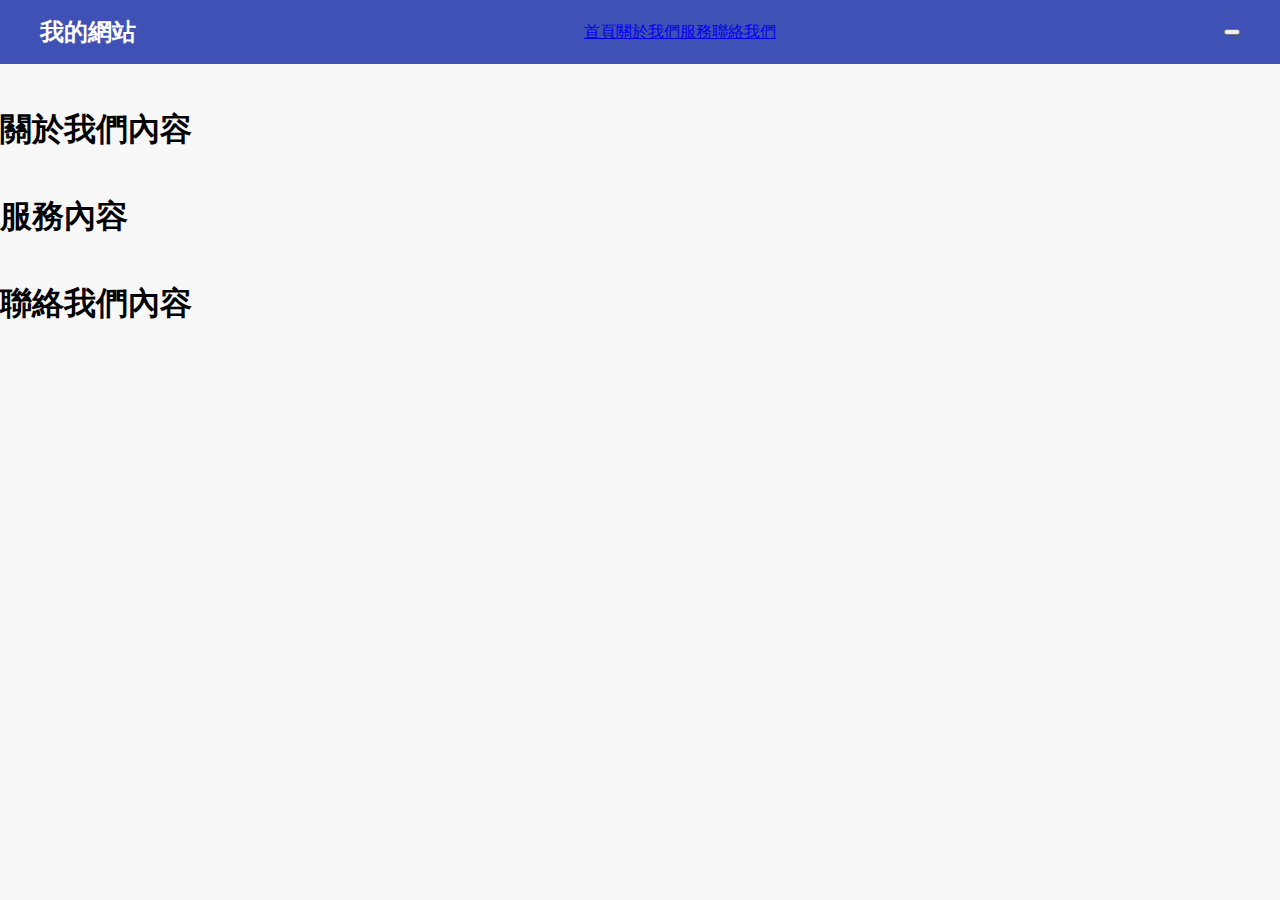
<file: zhiyu0415.html>
<!DOCTYPE html>
<html>
<head>
  <title>導覽列範例</title>
  <link rel="stylesheet" href="style.css">
</head>
<body>
  <nav class="navbar">
    <div class="container">
      <a href="#" class="logo">我的網站</a>
      <ul class="nav-links">
        <li><a href="#home">首頁</a></li>
        <li><a href="#about">關於我們</a></li>
        <li><a href="#services">服務</a></li>
        <li><a href="#contact">聯絡我們</a></li>
      </ul>
      <button class="hamburger" type="button">
        <span class="bar"></span>
        <span class="bar"></span>
        <span class="bar"></span>
      </button>
    </div>
  </nav>

  <div id="home">
    <h1>首頁內容</h1>
  </div>

  <div id="about">
    <h1>關於我們內容</h1>
  </div>

  <div id="services">
    <h1>服務內容</h1>
  </div>

  <div id="contact">
    <h1>聯絡我們內容</h1>
  </div>

  <script src="script.js"></script>
</body>
</html>
</file>
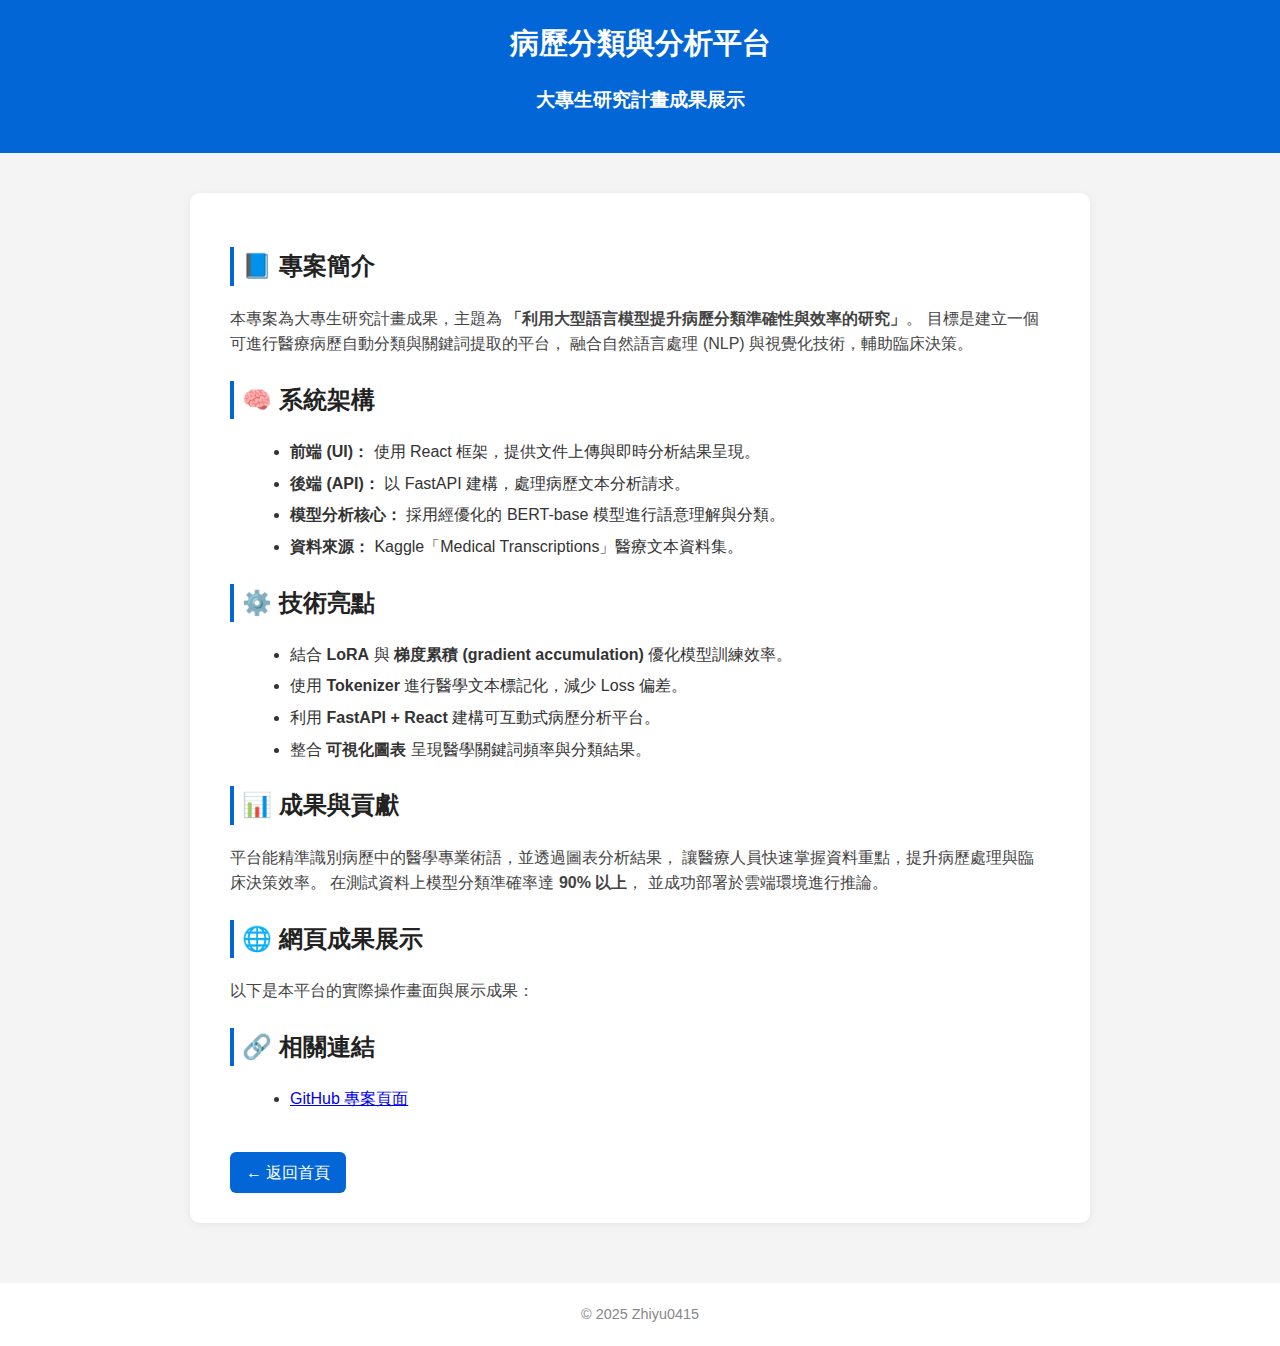
<file: projects/medical_platform.html>
<!DOCTYPE html>
<html lang="zh-Hant">
<head>
  <meta charset="UTF-8">
  <meta name="viewport" content="width=device-width, initial-scale=1.0">
  <title>病歷分類與分析平台 | Zhiyu0415 的作品集</title>
  <link rel="stylesheet" href="style.css">
</head>
<body>
  <header class="site-header">
    <div class="header-inner">
      <h1>病歷分類與分析平台</h1>
      <h3>大專生研究計畫成果展示</h3>
    </div>
  </header>

  <main>
    <section>
      <h2>📘 專案簡介</h2>
      <p>
        本專案為大專生研究計畫成果，主題為
        <strong>「利用大型語言模型提升病歷分類準確性與效率的研究」</strong>。
        目標是建立一個可進行醫療病歷自動分類與關鍵詞提取的平台，
        融合自然語言處理 (NLP) 與視覺化技術，輔助臨床決策。
      </p>
    </section>

    <section>
      <h2>🧠 系統架構</h2>
      <ul>
        <li><strong>前端 (UI)：</strong> 使用 React 框架，提供文件上傳與即時分析結果呈現。</li>
        <li><strong>後端 (API)：</strong> 以 FastAPI 建構，處理病歷文本分析請求。</li>
        <li><strong>模型分析核心：</strong> 採用經優化的 BERT-base 模型進行語意理解與分類。</li>
        <li><strong>資料來源：</strong> Kaggle「Medical Transcriptions」醫療文本資料集。</li>
      </ul>
    </section>

    <section>
      <h2>⚙️ 技術亮點</h2>
      <ul>
        <li>結合 <strong>LoRA</strong> 與 <strong>梯度累積 (gradient accumulation)</strong> 優化模型訓練效率。</li>
        <li>使用 <strong>Tokenizer</strong> 進行醫學文本標記化，減少 Loss 偏差。</li>
        <li>利用 <strong>FastAPI + React</strong> 建構可互動式病歷分析平台。</li>
        <li>整合 <strong>可視化圖表</strong> 呈現醫學關鍵詞頻率與分類結果。</li>
      </ul>
    </section>

    <section>
      <h2>📊 成果與貢獻</h2>
      <p>
        平台能精準識別病歷中的醫學專業術語，並透過圖表分析結果，
        讓醫療人員快速掌握資料重點，提升病歷處理與臨床決策效率。
        在測試資料上模型分類準確率達 <strong>90% 以上</strong>，
        並成功部署於雲端環境進行推論。
      </p>
    </section>

    <section>
        <h2>🌐 網頁成果展示</h2>
        <p>以下是本平台的實際操作畫面與展示成果：</p>
        
    </section>

    <section>
      <h2>🔗 相關連結</h2>
      <ul>
        <li><a href="https://github.com/zhiyu0415/medical_platform" target="_blank">GitHub 專案頁面</a></li>
      </ul>
    </section>

    <a href="../index.html" class="back-btn">← 返回首頁</a>
  </main>

  <footer class="site-footer">
    &copy; 2025 Zhiyu0415
  </footer>
</body>
</html>
</file>
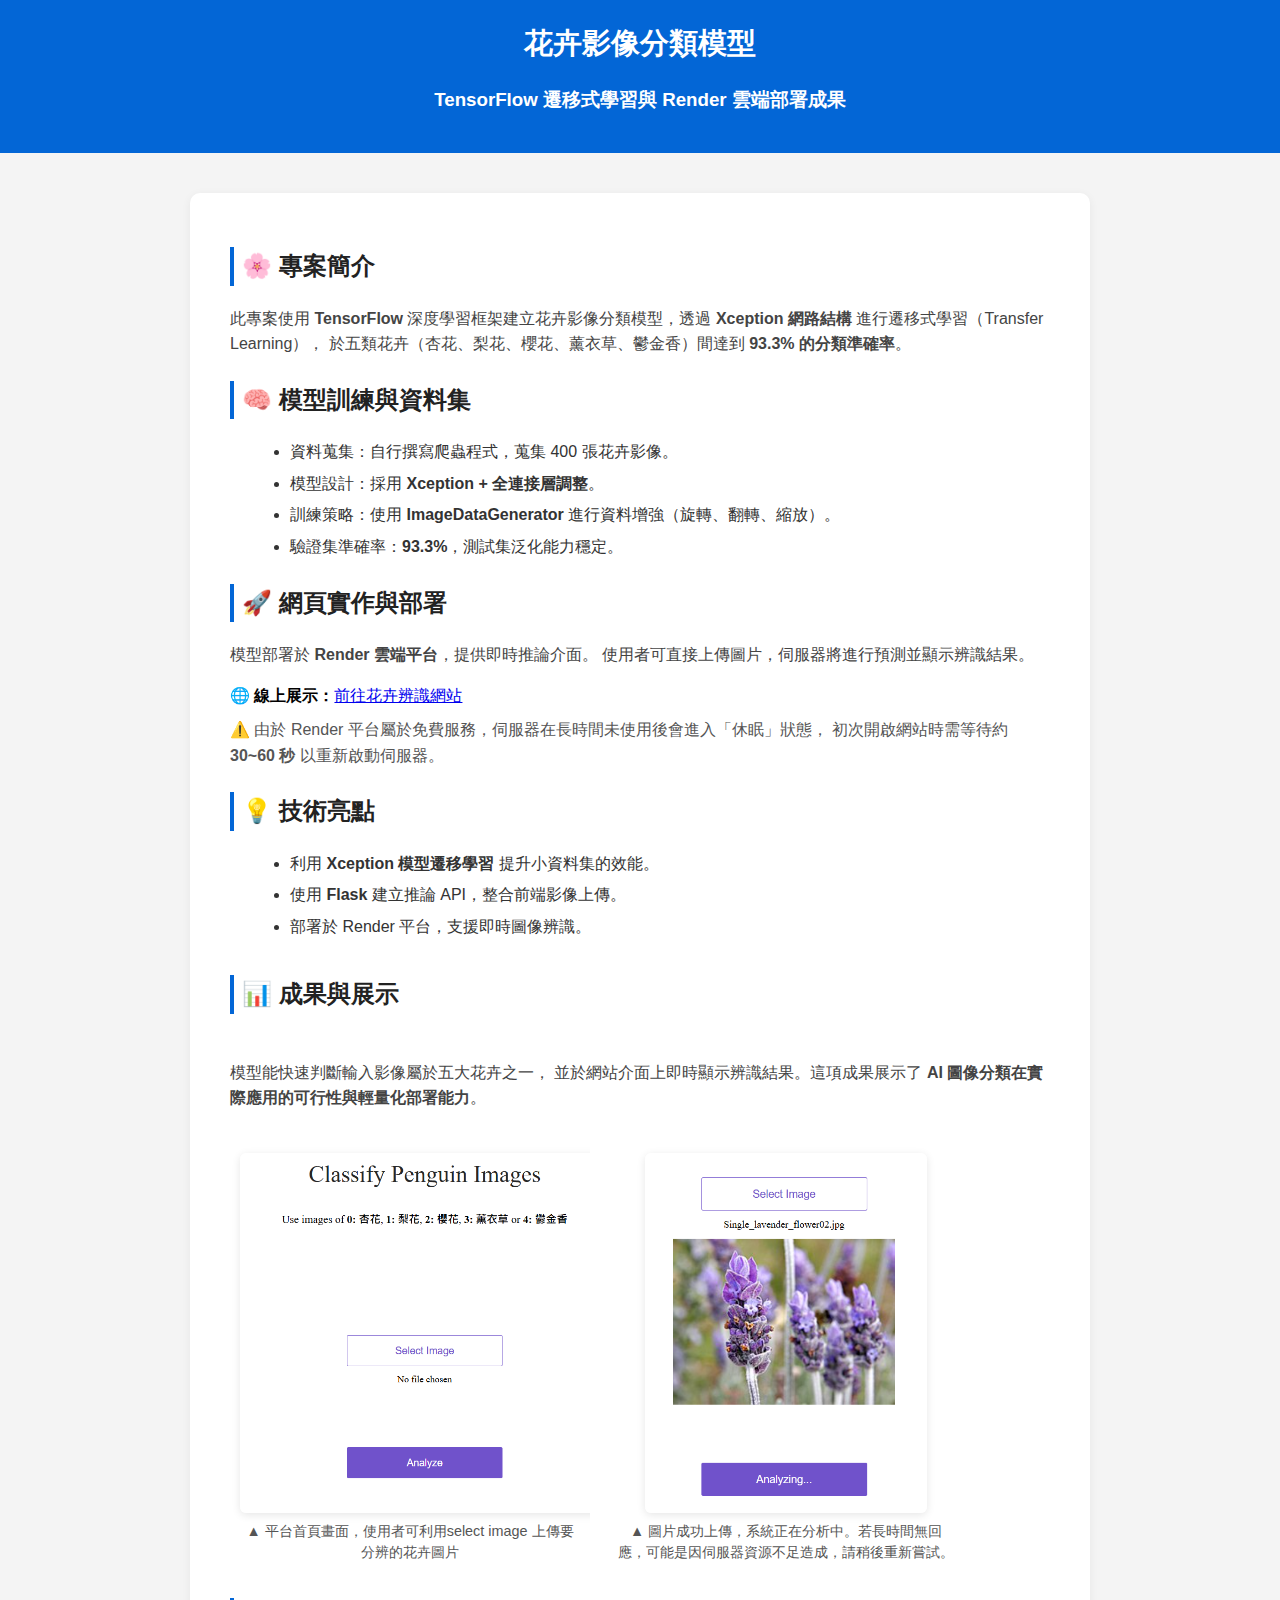
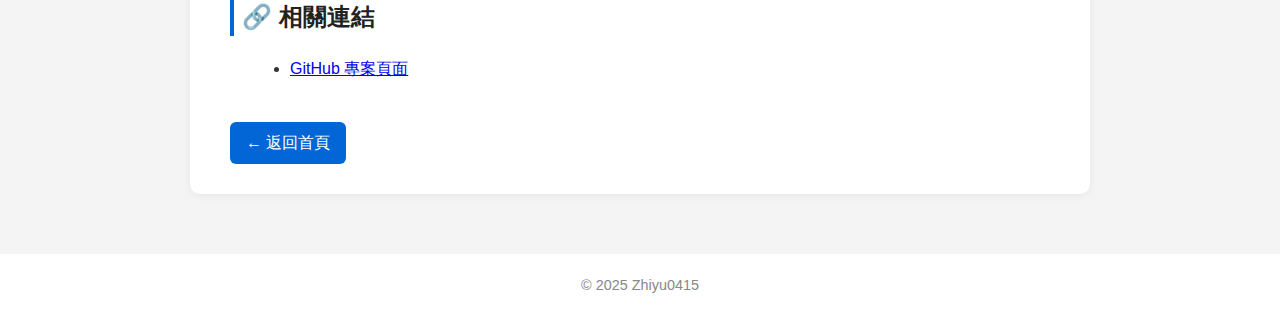
<file: projects/tensorflow-render.html>
<!DOCTYPE html>
<html lang="zh-Hant">
<head>
  <meta charset="UTF-8">
  <meta name="viewport" content="width=device-width, initial-scale=1.0">
  <title>花卉影像分類模型 | Zhiyu0415 的作品集</title>
  <link rel="stylesheet" href="style.css">
</head>
<body>
  <header class="site-header">
    <div class="header-inner">
      <h1>花卉影像分類模型</h1>
      <h3>TensorFlow 遷移式學習與 Render 雲端部署成果</h3>
    </div>
  </header>

  <main>
    <section>
      <h2>🌸 專案簡介</h2>
      <p>
        此專案使用 <strong>TensorFlow</strong> 深度學習框架建立花卉影像分類模型，透過
        <strong>Xception 網路結構</strong> 進行遷移式學習（Transfer Learning），
        於五類花卉（杏花、梨花、櫻花、薰衣草、鬱金香）間達到 <strong>93.3% 的分類準確率</strong>。
      </p>
    </section>

    <section>
      <h2>🧠 模型訓練與資料集</h2>
      <ul>
        <li>資料蒐集：自行撰寫爬蟲程式，蒐集 400 張花卉影像。</li>
        <li>模型設計：採用 <strong>Xception + 全連接層調整</strong>。</li>
        <li>訓練策略：使用 <strong>ImageDataGenerator</strong> 進行資料增強（旋轉、翻轉、縮放）。</li>
        <li>驗證集準確率：<strong>93.3%</strong>，測試集泛化能力穩定。</li>
      </ul>
    </section>

    <section>
      <h2>🚀 網頁實作與部署</h2>
      <p>
        模型部署於 <strong>Render 雲端平台</strong>，提供即時推論介面。
        使用者可直接上傳圖片，伺服器將進行預測並顯示辨識結果。
      </p>
      <div class="demo-box">
        🌐 <strong>線上展示：</strong><a href="https://four10570164.onrender.com/" target="_blank" class="demo-link">前往花卉辨識網站</a>
        <p style="color:#555; margin-top:8px;">
          ⚠️ 由於 Render 平台屬於免費服務，伺服器在長時間未使用後會進入「休眠」狀態，  
          初次開啟網站時需等待約 <strong>30~60 秒</strong> 以重新啟動伺服器。
        </p>
      </div>
    </section>

    <section>
      <h2>💡 技術亮點</h2>
      <ul>
        <li>利用 <strong>Xception 模型遷移學習</strong> 提升小資料集的效能。</li>
        <li>使用 <strong>Flask</strong> 建立推論 API，整合前端影像上傳。</li>
        <li>部署於 Render 平台，支援即時圖像辨識。</li>
      </ul>
    </section>

    <section class="screenshot-gallery">
      <h2>📊 成果與展示</h2>
      <p>
        模型能快速判斷輸入影像屬於五大花卉之一，
        並於網站介面上即時顯示辨識結果。這項成果展示了
        <strong>AI 圖像分類在實際應用的可行性與輕量化部署能力</strong>。
      </p>
      <figure>
          <img src="../assets/flower_demo_1.png" alt="平台首頁">
          <figcaption>▲ 平台首頁畫面，使用者可利用select image 上傳要分辨的花卉圖片
          </figcaption>
      </figure>
      
      <figure>
          <img src="../assets/flower_demo_2.png" alt="分析結果">
          <figcaption>▲  圖片成功上傳，系統正在分析中。若長時間無回應，可能是因伺服器資源不足造成，請稍後重新嘗試。</figcaption>
      </figure>
    </section>

    <section>
      <h2>🔗 相關連結</h2>
      <ul>
        <li><a href="https://github.com/zhiyu0415/tensorflow-render" target="_blank">GitHub 專案頁面</a></li>
      </ul>
    </section>

    <a href="../index.html" class="back-btn">← 返回首頁</a>
  </main>

  <footer class="site-footer">
    &copy; 2025 Zhiyu0415
  </footer>
</body>
</html>
</file>
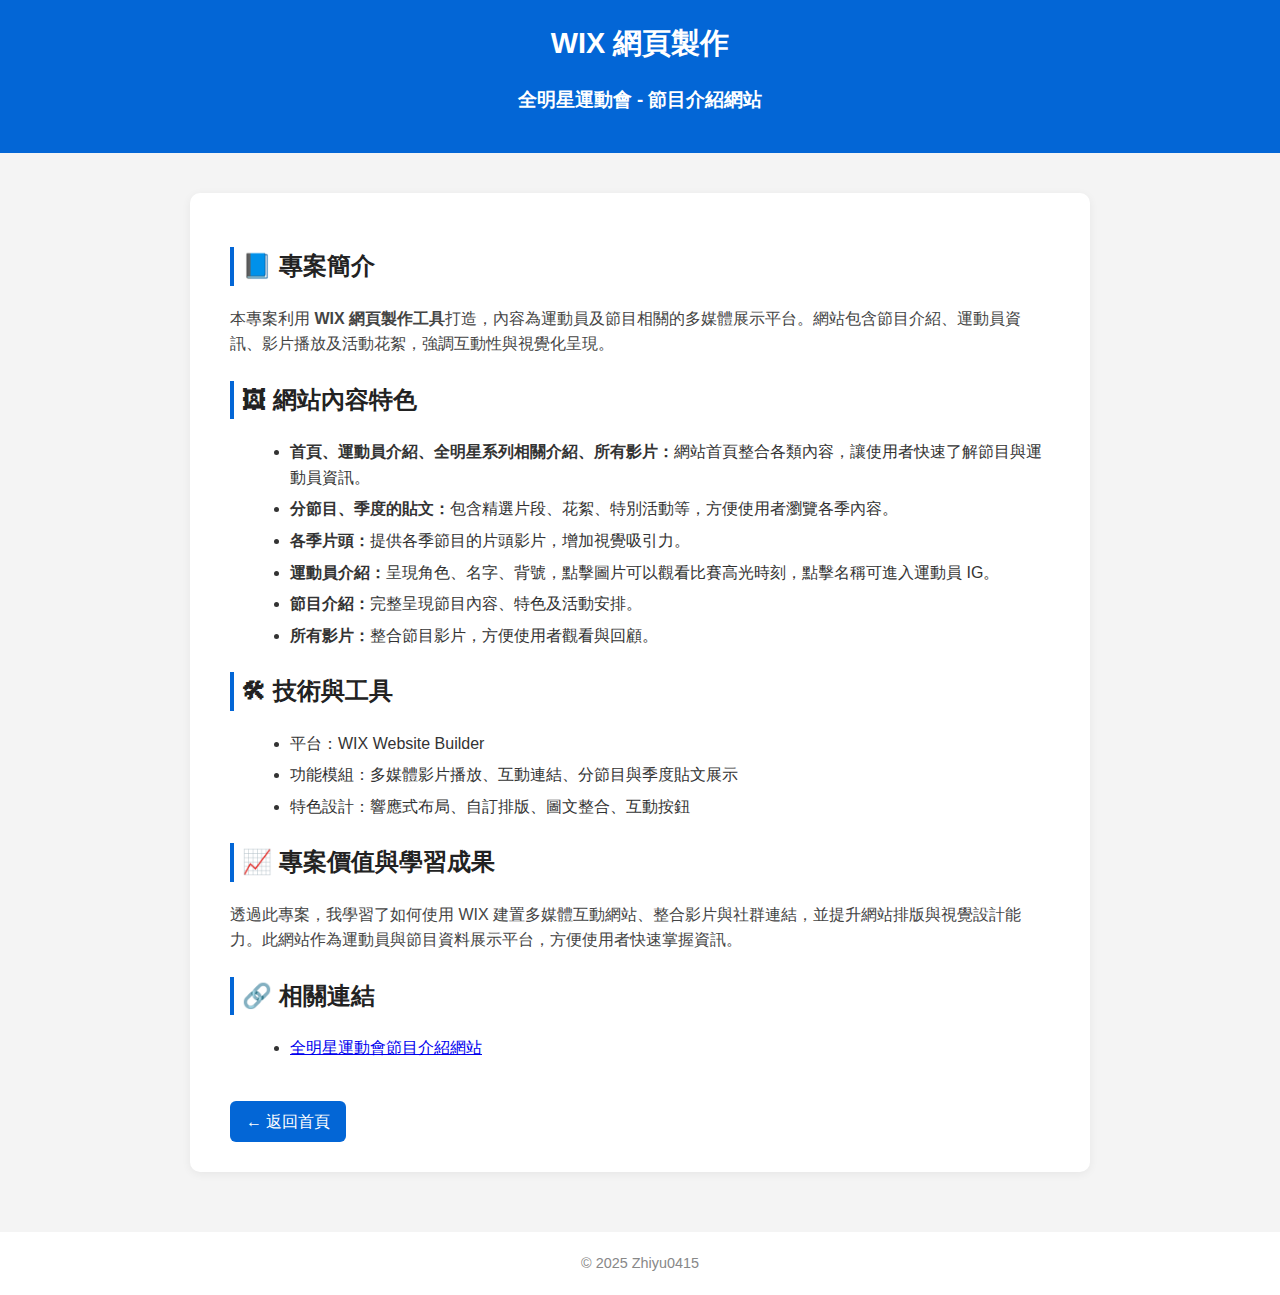
<file: projects/WIX.html>
<!DOCTYPE html>
<html lang="zh-Hant">

<head>
    <meta charset="UTF-8">
    <meta name="viewport" content="width=device-width, initial-scale=1.0">
    <title>WIX 網頁製作 | Zhiyu0415 的作品集</title>
    <link rel="stylesheet" href="style.css">
</head>

<body>
    <header class="site-header">
        <div class="header-inner">
            <h1>WIX 網頁製作</h1>
            <h3>全明星運動會 - 節目介紹網站</h3>
        </div>
    </header>

    <main>
        <section>
            <h2>📘 專案簡介</h2>
            <p>
                本專案利用 <strong>WIX 網頁製作工具</strong>打造，內容為運動員及節目相關的多媒體展示平台。網站包含節目介紹、運動員資訊、影片播放及活動花絮，強調互動性與視覺化呈現。
            </p>

            <h2>🖼 網站內容特色</h2>
            <ul>
                <li><strong>首頁、運動員介紹、全明星系列相關介紹、所有影片：</strong>網站首頁整合各類內容，讓使用者快速了解節目與運動員資訊。</li>
                <li><strong>分節目、季度的貼文：</strong>包含精選片段、花絮、特別活動等，方便使用者瀏覽各季內容。</li>
                <li><strong>各季片頭：</strong>提供各季節目的片頭影片，增加視覺吸引力。</li>
                <li><strong>運動員介紹：</strong>呈現角色、名字、背號，點擊圖片可以觀看比賽高光時刻，點擊名稱可進入運動員 IG。</li>
                <li><strong>節目介紹：</strong>完整呈現節目內容、特色及活動安排。</li>
                <li><strong>所有影片：</strong>整合節目影片，方便使用者觀看與回顧。</li>
            </ul>

            <h2>🛠 技術與工具</h2>
            <ul>
                <li>平台：WIX Website Builder</li>
                <li>功能模組：多媒體影片播放、互動連結、分節目與季度貼文展示</li>
                <li>特色設計：響應式布局、自訂排版、圖文整合、互動按鈕</li>
            </ul>

            <h2>📈 專案價值與學習成果</h2>
            <p>
                透過此專案，我學習了如何使用 WIX 建置多媒體互動網站、整合影片與社群連結，並提升網站排版與視覺設計能力。此網站作為運動員與節目資料展示平台，方便使用者快速掌握資訊。
            </p>
        </section>

        <section>
            <h2>🔗 相關連結</h2>
            <ul>
                <li><a href="https://yvonneli0415.wixsite.com/website" target="_blank">全明星運動會節目介紹網站</a></li>
            </ul>
        </section>
        <a href="../index.html" class="back-btn">← 返回首頁</a>
    </main>

    <footer class="site-footer">
        &copy; 2025 Zhiyu0415
    </footer>
</body>

</html>
</file>
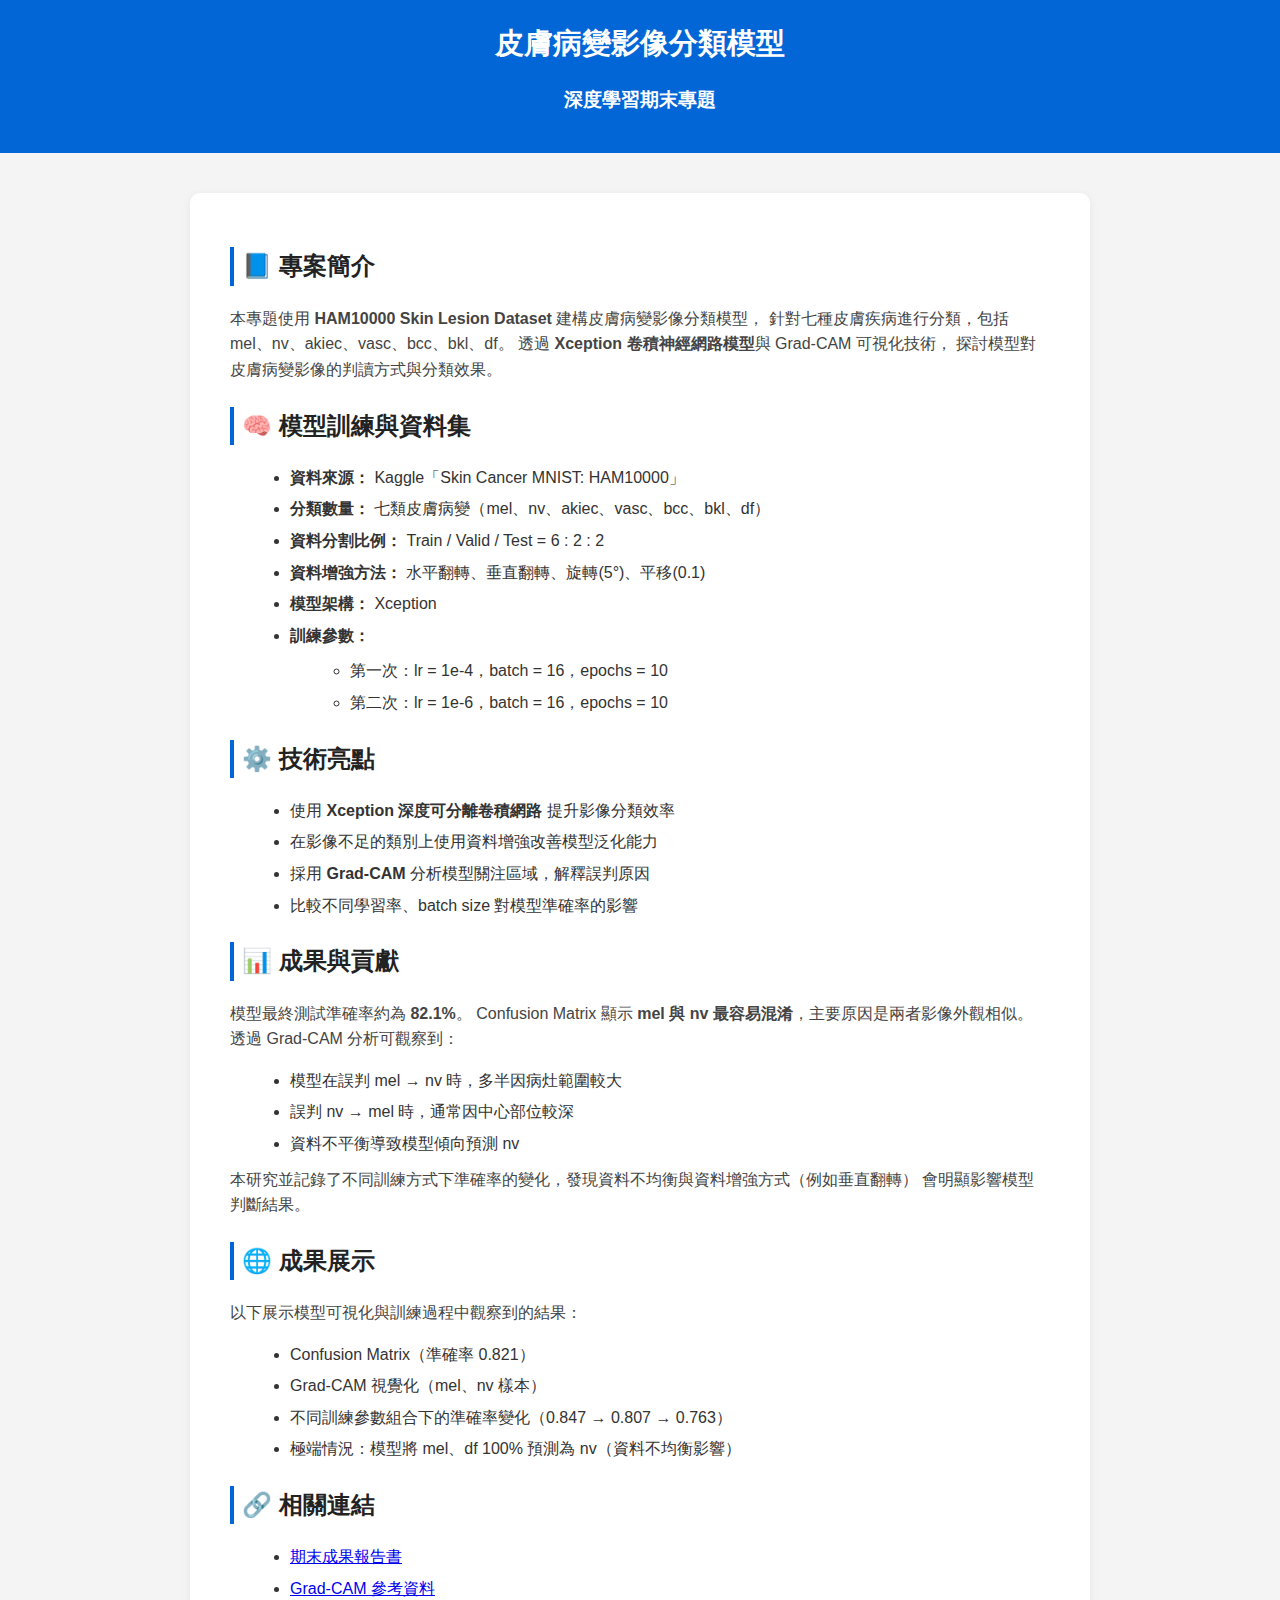
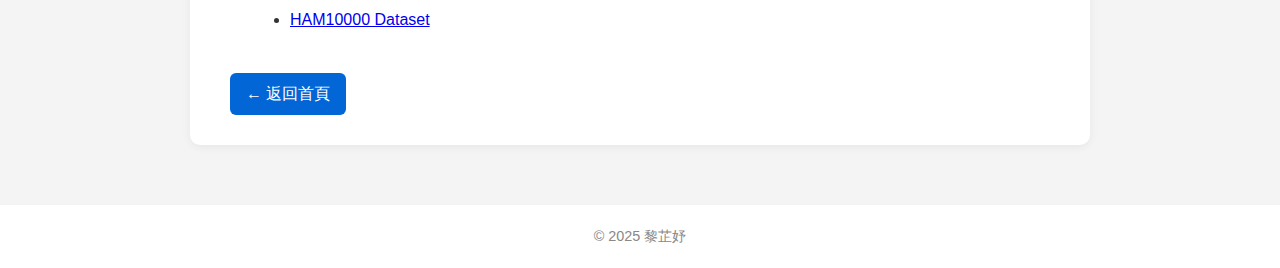
<file: projects/皮膚影像分類模型.html>
<!DOCTYPE html>
<html lang="zh-Hant">
<head>
  <meta charset="UTF-8">
  <meta name="viewport" content="width=device-width, initial-scale=1.0">
  <title>皮膚病變分類模型 | 黎芷妤 作品集</title>
  <link rel="stylesheet" href="style.css">
</head>
<body>
  <header class="site-header">
    <div class="header-inner">
      <h1>皮膚病變影像分類模型</h1>
      <h3>深度學習期末專題</h3>
    </div>
  </header>

  <main>
    <!-- 專案簡介 -->
    <section>
      <h2>📘 專案簡介</h2>
      <p>
        本專題使用 <strong>HAM10000 Skin Lesion Dataset</strong> 建構皮膚病變影像分類模型，
        針對七種皮膚疾病進行分類，包括 mel、nv、akiec、vasc、bcc、bkl、df。
        透過 <strong>Xception 卷積神經網路模型</strong>與 Grad-CAM 可視化技術，
        探討模型對皮膚病變影像的判讀方式與分類效果。
      </p>
    </section>

    <!-- 模型訓練與資料集 -->
    <section>
      <h2>🧠 模型訓練與資料集</h2>
      <ul>
        <li><strong>資料來源：</strong> Kaggle「Skin Cancer MNIST: HAM10000」</li>
        <li><strong>分類數量：</strong> 七類皮膚病變（mel、nv、akiec、vasc、bcc、bkl、df）</li>
        <li><strong>資料分割比例：</strong> Train / Valid / Test = 6 : 2 : 2</li>
        <li><strong>資料增強方法：</strong> 水平翻轉、垂直翻轉、旋轉(5°)、平移(0.1)</li>
        <li><strong>模型架構：</strong> Xception</li>
        <li><strong>訓練參數：</strong></li>
        <ul>
          <li>第一次：lr = 1e-4，batch = 16，epochs = 10</li>
          <li>第二次：lr = 1e-6，batch = 16，epochs = 10</li>
        </ul>
      </ul>
    </section>

    <!-- 技術亮點 -->
    <section>
      <h2>⚙️ 技術亮點</h2>
      <ul>
        <li>使用 <strong>Xception 深度可分離卷積網路</strong> 提升影像分類效率</li>
        <li>在影像不足的類別上使用資料增強改善模型泛化能力</li>
        <li>採用 <strong>Grad-CAM</strong> 分析模型關注區域，解釋誤判原因</li>
        <li>比較不同學習率、batch size 對模型準確率的影響</li>
      </ul>
    </section>

    <!-- 成果與貢獻 -->
    <section>
      <h2>📊 成果與貢獻</h2>
      <p>
        模型最終測試準確率約為 <strong>82.1%</strong>。  
        Confusion Matrix 顯示 <strong>mel 與 nv 最容易混淆</strong>，主要原因是兩者影像外觀相似。  
        透過 Grad-CAM 分析可觀察到：
      </p>
      <ul>
        <li>模型在誤判 mel → nv 時，多半因病灶範圍較大</li>
        <li>誤判 nv → mel 時，通常因中心部位較深</li>
        <li>資料不平衡導致模型傾向預測 nv</li>
      </ul>
      <p>
        本研究並記錄了不同訓練方式下準確率的變化，發現資料不均衡與資料增強方式（例如垂直翻轉）
        會明顯影響模型判斷結果。
      </p>
    </section>

    <!-- 成果展示 -->
    <section>
      <h2>🌐 成果展示</h2>
      <p>以下展示模型可視化與訓練過程中觀察到的結果：</p>
      <ul>
        <li>Confusion Matrix（準確率 0.821）</li>
        <li>Grad-CAM 視覺化（mel、nv 樣本）</li>
        <li>不同訓練參數組合下的準確率變化（0.847 → 0.807 → 0.763）</li>
        <li>極端情況：模型將 mel、df 100% 預測為 nv（資料不均衡影響）</li>
      </ul>
    </section>

    <!-- 相關連結 -->
    <section>
      <h2>🔗 相關連結</h2>
      <ul>
        <li><a href="https://drive.google.com/drive/folders/1pIgYAEgzF4i3hY6yLf-UCJMQ1inJTC1-" target="_blank">期末成果報告書</a></li>
        <li><a href="https://keras.io/examples/vision/grad_cam/" target="_blank">Grad-CAM 參考資料</a></li>
        <li><a href="https://www.kaggle.com/kmader/skin-cancer-mnist-ham10000" target="_blank">HAM10000 Dataset</a></li>

      </ul>
    </section>

    <a href="../index.html" class="back-btn">← 返回首頁</a>
  </main>

  <footer class="site-footer">
    &copy; 2025 黎芷妤
  </footer>
</body>
</html>
</file>
<file: style.css>
/* style.css */

body {
  font-family: sans-serif;
  margin: 0;
  background-color: #f8f8f8; /* Light gray background */
  display: flex;
  flex-direction: column;
}

.navbar {
  background-color: #3f51b5; /* Primary purple color */
  color: #fff;
  padding: 1rem 0;
  position: fixed;
  top: 0;
  width: 100%;
  z-index: 10;
}

.container {
  display: flex;
  justify-content: space-between;
  align-items: center;
  max-width: 1200px;
  margin: 0 auto;
}

.logo {
  font-weight: bold;
  text-decoration: none;
  color: #fff;
  font-size: 1.5rem;
}

ul {
  list-style: none;
  padding: 0;
  margin: 0;
  display: flex;
}

.nav_item {
  margin-left: 20px;
  text-decoration: none;
  color: #fff;
  font-weight: bold;
  transition: color 0.3s ease;
}

.nav_item:hover {
  color: #d500f9; /* Darker purple on hover */
}

.nav_active {
  color: #d500f9; /* Darker purple for active tab */
}

/* Section Styles */
.section {
  padding: 50px 0;
  display: flex;
  flex-direction: column;
  justify-content: space-around;
}

.section-title {
  font-size: 2.5rem;
  margin-bottom: 20px;
  color: #3f51b5; /* Primary purple for titles */
  text-align: center;
  width: 100%;
}

/* About Section Styles */
.article {
  background-color: #fff;
  padding: 20px;
  margin-bottom: 20px;
  border-radius: 5px;
  box-shadow: 0 2px 4px rgba(0, 0, 0, 0.1);
}

.about-secondary-color {
  color: #673ab7; 
}

.article-line {
  margin: 10px 0;
  width: 50px;
  border: 2px solid #673ab7; 
}

.article-title {
  text-align: left;
  font-size: 1.5rem;
  margin-bottom: 10px;
}

#article-list {
  list-style: disc;
  margin-left: 20px;
  font-size: 20px;
}

#fjcu {
  display: inline-block;
  height: 30px;
  vertical-align: middle;
  padding-right: 20px;
}

.li {
  display: list-item;
}

.contact-container {
  display: flex;
  flex-direction: column;
  align-items: center;
  width: fit-content;
  margin: 0 auto;
}

.contact-item {
  display: flex;
  align-items: left;
  margin-bottom: 15px;
  width: 200px;
}

.contact-item img {
  color:#3f51b5;
  width: 32px; 
  height: 32px;
  margin-right: 10px;

}

.contact-link {
  color: #333;
  text-decoration: none;
  font-size: 16px;
  line-height: 30px;
}

.education-content {
  text-align: left; 
}

.education-container {
  display: flex;
  align-items: center;
}

.experience-list {
  list-style: none;
  display: flex;
  flex-direction: column;
  gap:10px;
  text-align:left;
}

.skill-container {
  display: flex; 
  justify-content: space-between;
  width: 100% ;
  align-items: center;
}

.skill-column {
  flex: 1;
  text-align: center;
  display: flex;
  flex-direction: column;
  align-items: center;
}

.skill-item {
  margin-bottom: 10px; 
  display: flex;
  flex-direction: column;
  align-items: center;
}

.skill-item img {
  display: block; 
  margin: 0 auto; 
  max-width: 100%; 
  height: auto; 
  margin-top: 15px;
}

.section-title.animated {
  animation: fade-in 1s ease-in-out;
}


@keyframes fade-in {
  from {
    opacity: 0;
  }
  to {
    opacity: 1;
  }
}
</file>
<file: projects/style.css>
/* === 全域設定 === */
* {
  box-sizing: border-box;
}
body {
  font-family: "Helvetica Neue", "Segoe UI", "Noto Sans TC", sans-serif;
  background-color: #f4f4f4;
  margin: 0;
  padding: 0;
  line-height: 1.6;
}

/* === Header 樣式 === */
.site-header {
  background-color: #0366d6;
  color: white;
  padding: 20px 0;
  text-align: center;
}
.site-header h1 {
  margin: 0;
  font-size: 1.8em;
}
.site-header p {
  margin: 6px 0 0;
  font-size: 1em;
}

/* === Footer 樣式 === */
.site-footer {
  text-align: center;
  font-size: 0.9em;
  color: #888;
  padding: 20px;
  background-color: #fff;
  margin-top: 60px;
}

/* === 主內容樣式 === */
main {
  max-width: 900px;
  margin: 40px auto;
  background: #fff;
  padding: 30px 40px;
  border-radius: 10px;
  box-shadow: 0 2px 10px rgba(0, 0, 0, 0.06);
}

/* === 標題與段落 === */
h2 {
  color: #222;
  margin-top: 24px;
  border-left: 4px solid #0366d6;
  padding-left: 8px;
}
p {
  color: #444;
  margin-top: 10px;
}

/* === 列表樣式 === */
ul {
  margin: 10px 0 10px 20px;
}
li {
  margin-bottom: 6px;
  color: #333;
}

/* === 返回按鈕 === */
.back-btn {
  display: inline-block;
  margin-top: 30px;
  padding: 8px 16px;
  background-color: #0366d6;
  color: white;
  border-radius: 6px;
  text-decoration: none;
  transition: background-color 0.25s;
}
.back-btn:hover {
  background-color: #024c9f;
}

/* === 按鈕通用樣式（可複用於 GitHub 或專案介紹） === */
.btn {
  display: inline-block;
  padding: 6px 12px;
  margin-right: 8px;
  background-color: #0366d6;
  color: white;
  text-decoration: none;
  border-radius: 5px;
  font-size: 0.9em;
  transition: background-color 0.3s;
}
.btn:hover {
  background-color: #024c9f;
}
.btn.disabled {
  background-color: #aaa;
  pointer-events: none;
  cursor: not-allowed;
  opacity: 0.6;
}

/* === 卡片與分類區塊（for index.html 使用） === */
.category-block {
  margin-bottom: 40px;
}
.category-title {
  font-size: 1.4em;
  border-left: 5px solid #0366d6;
  padding-left: 10px;
  margin-bottom: 10px;
  color: #0366d6;
}
.projects {
  list-style: none;
  padding: 0;
}
.project-card {
  background: #fff;
  padding: 16px 20px;
  border-radius: 8px;
  box-shadow: 0 2px 5px rgba(0,0,0,0.08);
  margin-bottom: 16px;
}
.project-card h3 {
  margin: 0 0 6px;
}
.project-card p {
  margin: 4px 0 10px;
}
.meta {
  font-size: 0.9em;
  color: #666;
}
.btn-container {
  margin-top: 10px;
}

/* === 網頁成果展示區 === */
.screenshot-gallery {
  display: flex;
  flex-wrap: wrap;
  gap: 16px;
  margin-top: 12px;
}

.screenshot-gallery figure {
  width: 360px;              
  margin: 0;
  overflow: hidden;
  display: flex;
  flex-direction: column;
  align-items: center;
  justify-content: flex-start;
  padding: 10px;
  text-align: center;
}

.screenshot-gallery img {
  width: auto;
  height: 360px;
  object-fit: cover;
  margin: 0 auto;
  border-radius: 6px;
  box-shadow: 0 2px 8px rgba(0,0,0,0.1);
  transition: transform 0.3s;
}

.screenshot-gallery img:hover {
  transform: scale(1.03);
}

.screenshot-gallery figcaption {
  margin-top: 8px;
  font-size: 0.9em;
  color: #555;
  text-align: center;
  line-height: 1.5;
}
</file>
